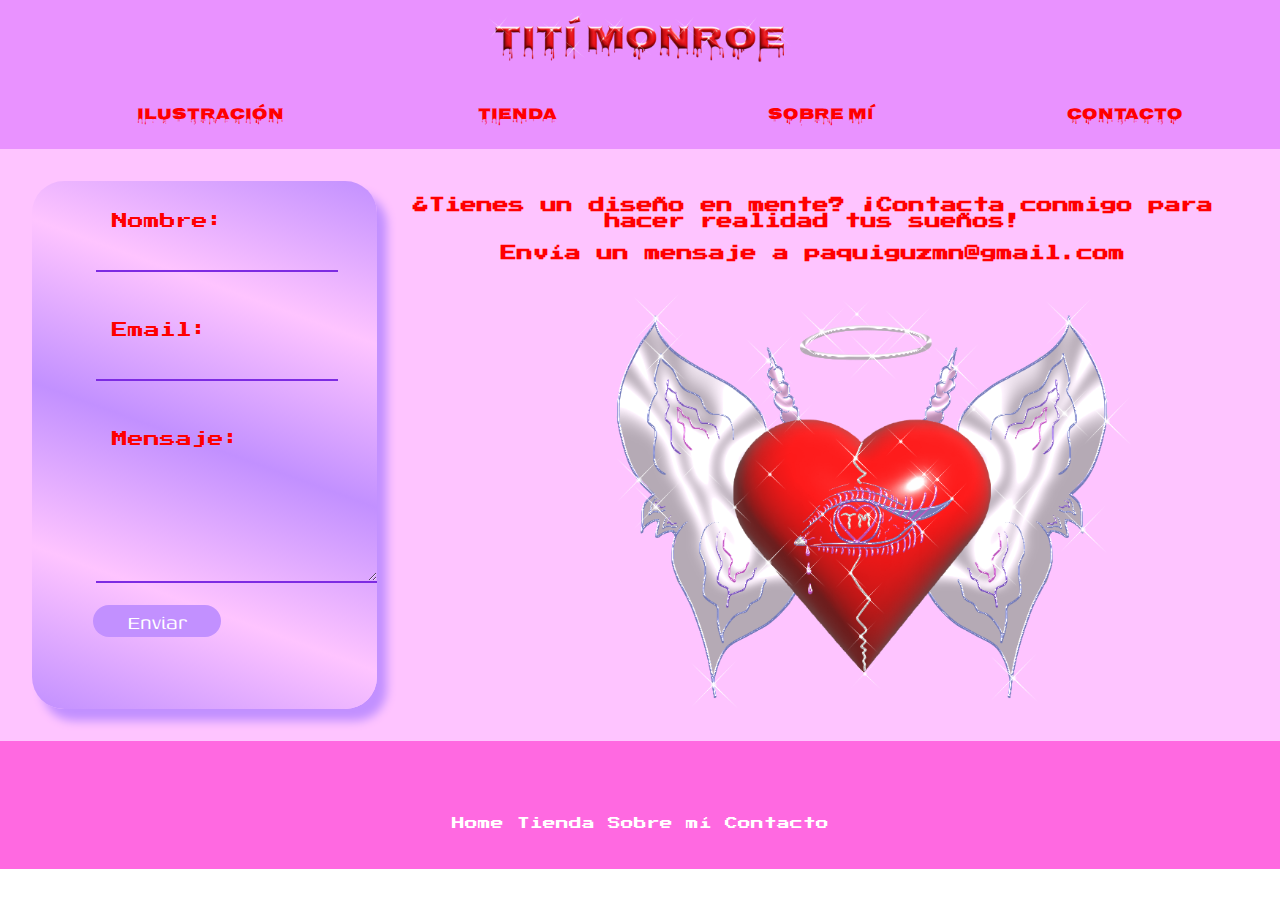
<file: contacto.html>
<!DOCTYPE html>
<html lang="es">
<head>
    <meta charset="UTF-8">
    <meta name="viewport" content="width=device-width, initial-scale=1.0">
    <title>TitíMonroe</title>
    <link rel="stylesheet" type="text/css" href="style.css"/>
    <link rel="stylesheet" 
    href="https://cdnjs.cloudflare.com/ajax/libs/font-awesome/6.5.0/css/all.min.css" 
    integrity="sha512-Avb2QiuDEEvB4bZJYdft2mNjVShBftLdPG8FJ0V7irTLQ8Uo0qcPxh4Plq7G5tGm0rU+1SPhVotteLpBERwTkw==" 
    crossorigin="anonymous" 
    referrerpolicy="no-referrer">

</head>
<body>
<!-- Aquí empieza la cabecera y el nav de la tienda. Es un header con el título de la página. Contiene un nav, el cual es una lista. Dentro del apartado
"Tienda" he creado otra lista (un submenú) para seleccionar dos secciones, láminas y marcapáginas. Al lado del apartado "Tienda" he decidido 
añadir un icono de corazón, a modo de indentificador de que esa sección en concreto es un menú desplegable.-->
<header class="cabecera">
    <nav class="cabecera__nav">
        <a class="cabecera__enlace" href="index.html" title="titulo"><img src="./media/img/logo.png" alt="logo" class="cabecera__nav__titulo"></a>
        <button type="button" class="boton__nav" id="abreCabecera"><i class="fa-solid fa-bars" id="iconoBoton"></i></button>
        <ul class="cabecera__lista">
            <li class="cabecera__elementoLista">
                <a class="cabecera__enlace" href="ilustracion.html" title="linkIlustracion" target="_blank">Ilustración</a>
            </li>
            <!-- He puesto al subemnú una clase específica "for desktop" para la versión ordenador: -->
            <li class="cabecera__elementoLista for_desktop">
                <span class="cabecera__enlace">Tienda<i class="fa-solid fa-heart"></i></span>
                <ul class="cabecera__lista__submenu">
                    <li class="cabecera__elementoLista cabecera__elementoLista--submenu">
                        <a class="cabecera__enlace cabecera__enlace--submenu" href="laminas.html" title="linkLaminas" target="_blank">Láminas</a>
                    </li>
                    <li class="cabecera__elementoLista cabecera__elementoLista--submenu">
                        <a class="cabecera__enlace cabecera__enlace--submenu" href="marcapaginas.html" title="linkMarcapaginas" target="_blank">Marcapáginas</a>
                    </li>
                </ul>
            </li>

            <!-- He repetido la lista del submenú para el formato para móvil, añadiendole una clase "for mobile": -->
            <li class="cabecera__elementoLista for_mobile" id="botonMovil__tienda">
                <span class="cabecera__enlace">Tienda<i class="fa-solid fa-heart"></i></span>
                <ul class="cabecera__lista__submenu">
                    <li class="cabecera__elementoLista cabecera__elementoLista--submenu">
                        <a class="cabecera__enlace cabecera__enlace--submenu" href="laminas.html" title="linkLaminas" target="_blank">Láminas</a>
                    </li>
                    <li class="cabecera__elementoLista cabecera__elementoLista--submenu">
                        <a class="cabecera__enlace cabecera__enlace--submenu" href="marcapaginas.html" title="linkMarcapaginas" target="_blank">Marcapáginas</a>
                    </li>
                </ul>
            </li>

            <!-- Estos son los dos últimos secciones del nav, Sobre mí y Contacto:  -->
            <li class="cabecera__elementoLista">
                <a class="cabecera__enlace" href="sobremi.html" title="linkSobreMi" target="_blank">Sobre mí</a>
            </li>
            <li class="cabecera__elementoLista">
                <a class="cabecera__enlace" href="contacto.html" title="linkContacto" target="_blank">Contacto</a>
            </li>
        </ul>
    </nav>
</header>

    <!-- Aquí empieza la sección de contacto. Tiene un div que se encarga del color de fondo de toda la sección. Tiene un dis que se encarga de hacer
    un display flex al div que contiene el formulario y al div que contiene el título y una imagen. -->

    <section>
        <div class="fondoContacto">
            <div class="displayContacto">
                <div class="contactoFormulario">
                <form action="#" method="GET">
                <div class="campo">
                    <label for="nom" class="labelContacto"><i class="fa-solid fa-heart"></i>Nombre:</label><br>
                    <input type="text" name="nombre" id="nom" class="inputContacto">
                </div>
                <br>
                <div class="campo">
                    <label for="em" class="labelContacto"><i class="fa-solid fa-heart"></i>Email:</label><br>
                    <input type="email" name="email" id="em" class="inputContacto">
                </div>
                <br>
                <div class="campo">
                    <label for="msg" class="labelContacto"><i class="fa-solid fa-heart"></i>Mensaje:</label><br>
                    <textarea name="Mensaje" id="msg" cols="25" rows="6" class="inputContacto__textArea"></textarea>
                    <!-- Creo otro text area para la versión en móvil y cambio el nombre de la clase: -->
                    <textarea name="Mensaje" id="msg" cols="22" rows="6" class="inputContacto__textArea--responsive"></textarea>
                </div>
                <br>
                    <button type="submit" class="botonContacto">Enviar</button>
                </form>
                </div>

                <div class="contactoTexto">
                    <h3 class="tituloContacto">¿Tienes un diseño en mente? ¡Contacta conmigo para hacer realidad tus sueños! <br> <br> Envía un mensaje a paquiguzmn@gmail.com</h3>
                    <img src="./media/img/corazoncontacto.png" alt="corazon" class="corazonContacto">
          
            </div>  
        </div>
    </section>
   
    <!-- Por último, el footer. Contiene los iconos de las redes sociales (Twitter, Instagram, Linkedln y correo Gmail), y los mismos títulos
    de la barra de navegación (Home, Tienda, Sobre mí y Contacto) para que al clikcar te lleve a su página correspondiente.Todos poseen un 
    hover de color morado. -->
    <footer>
        <div class="footer">
            <div class="footerContenido__media">
                <a href="https://twitter.com/PaquiGuzmn" class="footerEnlace footerEnlace__icono__movil" target="_blank"><i class="fa-brands fa-twitter"></i></a>
                <a href="https://www.instagram.com/titimonroe_/?igshid=YmMyMTA2M2Y%3D" class="footerEnlace footerEnlace__icono__movil" target="_blank" ><i class="fa-brands fa-instagram"></i>
                <a href="https://www.linkedin.com/in/paqui-guzm%C3%A1n-s%C3%A1nchez-240152234/" class="footerEnlace footerEnlace__icono__movil" target="_blank"><i class="fa-brands fa-linkedin"></i>
                <a href="https://www.google.com/intl/es/gmail/about/" class="footerEnlace footerEnlace__icono__movil"><i class="fa-regular fa-envelope"></i>
                <br>
                <div class="footerContenido__texto">
                    <a href="index.html" class="footerEnlace footerEnlace__texto__movil" target="_blank"><span>Home</span></a>
                    <a href="marcapaginas.html" class="footerEnlace footerEnlace__texto__movil" target="_blank"><span>Tienda</span></a>
                    <a href="sobremi.html" class="footerEnlace footerEnlace__texto__movil" target="_blank"><span>Sobre mí</span></a>
                    <a href="contacto.html" class="footerEnlace footerEnlace__texto__movil" target="_blank"><span>Contacto</span></a>
                </div>  
            </div>
        </div>
    </footer>    

</body>

<script src="./index.js"></script>
</html>
</file>
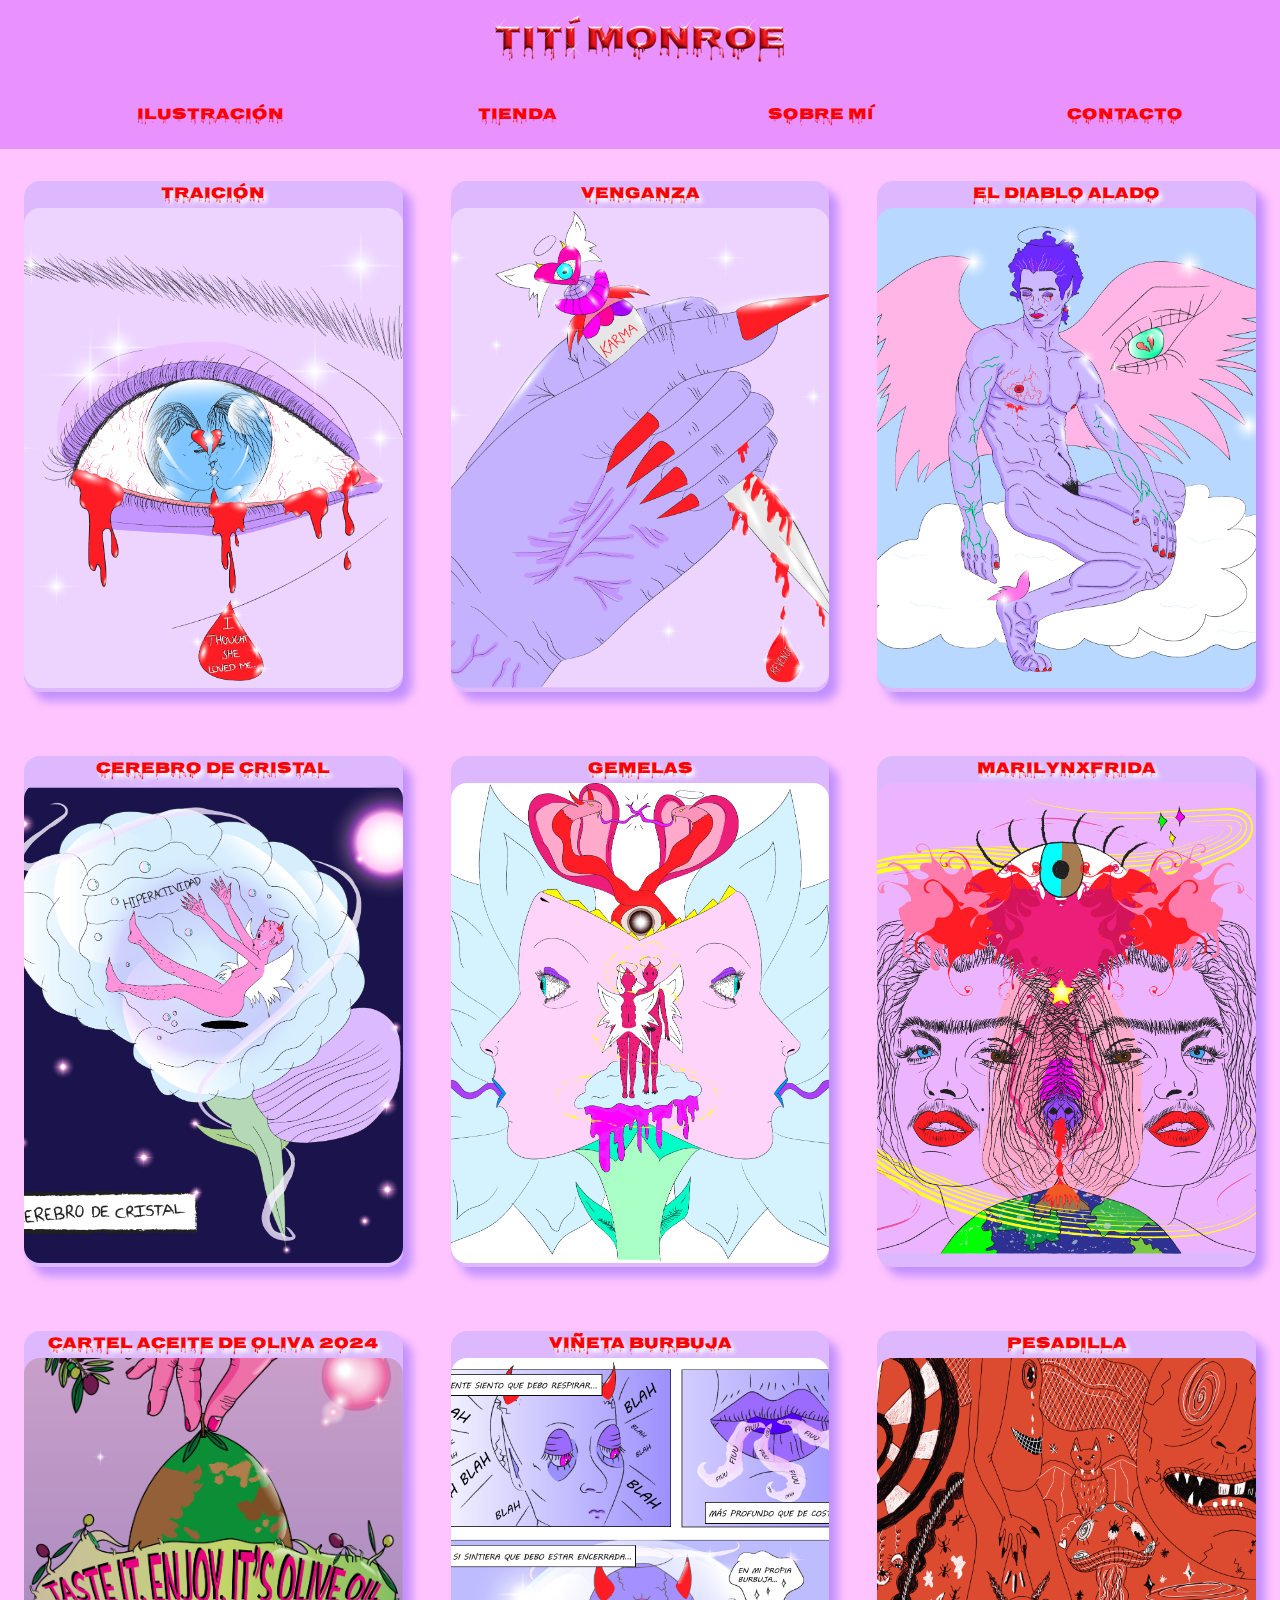
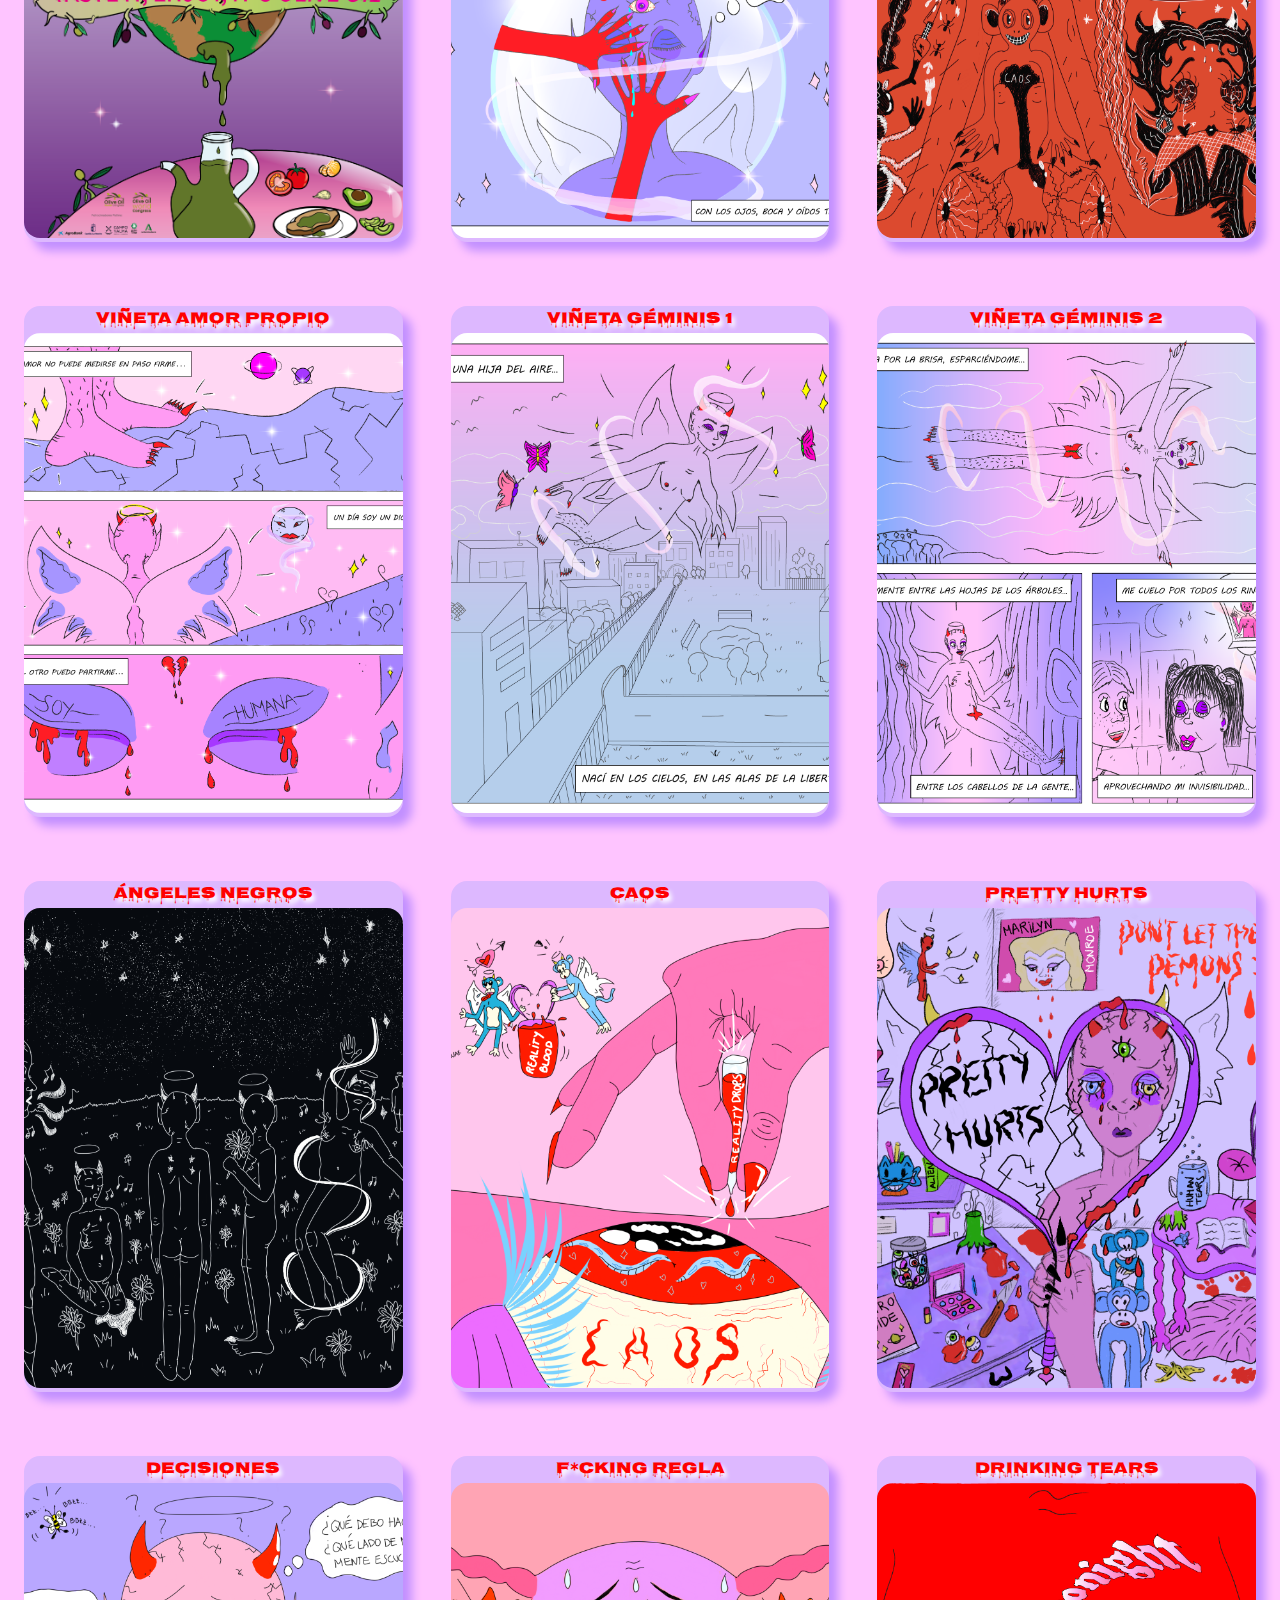
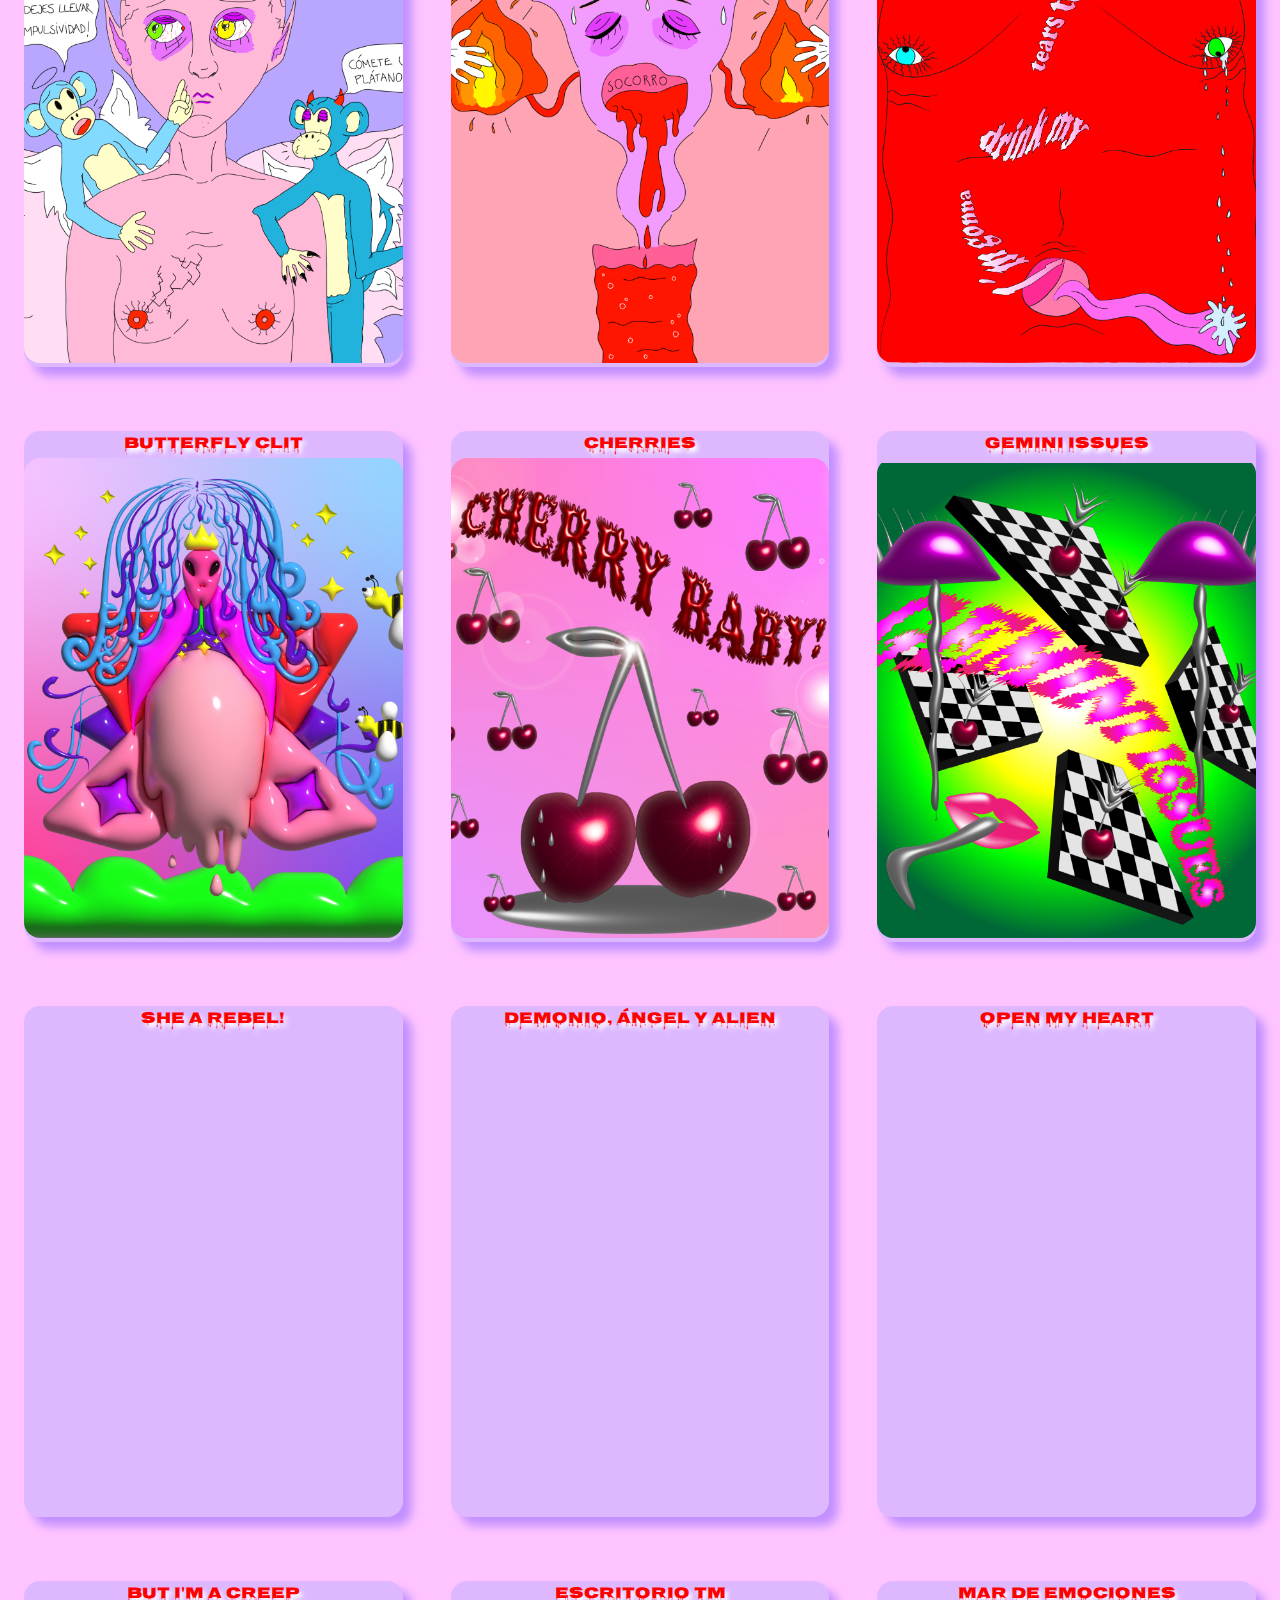
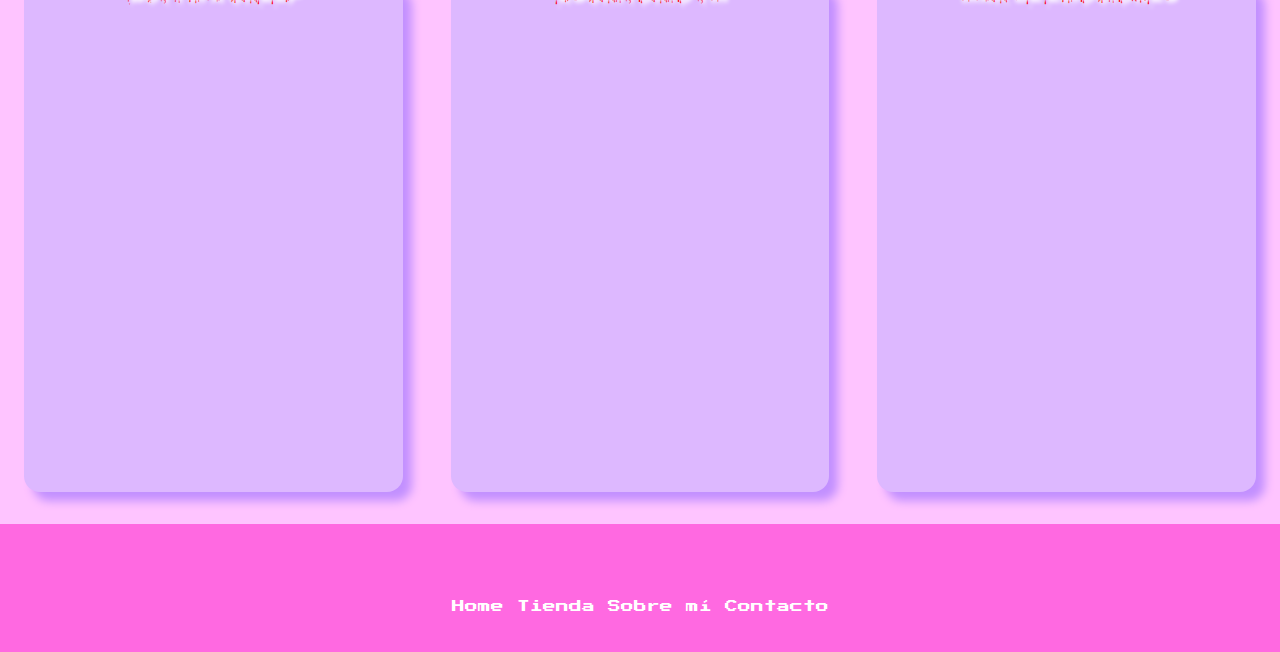
<file: ilustracion.html>
<!DOCTYPE html>
<html lang="es">
<head>
    <meta charset="UTF-8">
    <meta name="viewport" content="width=device-width, initial-scale=1.0">
    <title>TitíMonroe</title>
    <link rel="stylesheet" type="text/css" href="style.css"/>
    <link rel="stylesheet" 
    href="https://cdnjs.cloudflare.com/ajax/libs/font-awesome/6.5.0/css/all.min.css" 
    integrity="sha512-Avb2QiuDEEvB4bZJYdft2mNjVShBftLdPG8FJ0V7irTLQ8Uo0qcPxh4Plq7G5tGm0rU+1SPhVotteLpBERwTkw==" 
    crossorigin="anonymous" 
    referrerpolicy="no-referrer">

</head>
<body>
   <!-- He mantenido la cabecera en todas las páginas. Aquí empieza la cabecera y el nav de la tienda. Es un header con el título de la página. Contiene un nav, el cual es una lista. Dentro del apartado
"Tienda" he creado otra lista (un submenú) para seleccionar dos secciones, láminas y marcapáginas. Al lado del apartado "Tienda" he decidido 
añadir un icono de corazón, a modo de indentificador de que esa sección en concreto es un menú desplegable.-->
<header class="cabecera">
    <nav class="cabecera__nav">
        <a class="cabecera__enlace" href="index.html" title="titulo"><img src="./media/img/logo.png" alt="logo" class="cabecera__nav__titulo"></a>
        <button type="button" class="boton__nav" id="abreCabecera"><i class="fa-solid fa-bars" id="iconoBoton"></i></button>
        <ul class="cabecera__lista">
            <li class="cabecera__elementoLista">
                <a class="cabecera__enlace" href="ilustracion.html" title="linkIlustracion" target="_blank">Ilustración</a>
            </li>
            <!-- He puesto al subemnú una clase específica "for desktop" para la versión ordenador: -->
            <li class="cabecera__elementoLista for_desktop">
                <span class="cabecera__enlace">Tienda<i class="fa-solid fa-heart"></i></span>
                <ul class="cabecera__lista__submenu">
                    <li class="cabecera__elementoLista cabecera__elementoLista--submenu">
                        <a class="cabecera__enlace cabecera__enlace--submenu" href="laminas.html" title="linkLaminas" target="_blank">Láminas</a>
                    </li>
                    <li class="cabecera__elementoLista cabecera__elementoLista--submenu">
                        <a class="cabecera__enlace cabecera__enlace--submenu" href="marcapaginas.html" title="linkMarcapaginas" target="_blank">Marcapáginas</a>
                    </li>
                </ul>
            </li>

            <!-- He repetido la lista del submenú para el formato para móvil, añadiendole una clase "for mobile": -->
            <li class="cabecera__elementoLista for_mobile" id="botonMovil__tienda">
                <span class="cabecera__enlace">Tienda<i class="fa-solid fa-heart"></i></span>
                <ul class="cabecera__lista__submenu">
                    <li class="cabecera__elementoLista cabecera__elementoLista--submenu">
                        <a class="cabecera__enlace cabecera__enlace--submenu" href="laminas.html" title="linkLaminas" target="_blank">Láminas</a>
                    </li>
                    <li class="cabecera__elementoLista cabecera__elementoLista--submenu">
                        <a class="cabecera__enlace cabecera__enlace--submenu" href="marcapaginas.html" title="linkMarcapaginas" target="_blank">Marcapáginas</a>
                    </li>
                </ul>
            </li>

            <!-- Estos son los dos últimos secciones del nav, Sobre mí y Contacto:  -->
            <li class="cabecera__elementoLista">
                <a class="cabecera__enlace" href="sobremi.html" title="linkSobreMi" target="_blank">Sobre mí</a>
            </li>
            <li class="cabecera__elementoLista">
                <a class="cabecera__enlace" href="contacto.html" title="linkContacto" target="_blank">Contacto</a>
            </li>
        </ul>
    </nav>
</header>
    
    <!-- A continuación una sección para las ilustraciones. Se compone de un div principal que hace un display flex a su vez a tres divs
    que contienen cada uno una imagen y un título. A partir del segundo bloque de divs llevan un "loading lazy",ya que son muchas imágenes,
    para que éstas no se carguen hasta que no hagas scroll hacia abajo.-->
    <section>
        <div class="fondoIlustracion">
            <div class="displayIlustracion">
                <div class="cardIlustracion">
                    <p class="tituloIlustracion">Traición</p>
                    <img src="./media/img/ojo.png" alt="ojo" class="ImgIlustracion">
                </div>
                <div class="cardIlustracion">
                    <p class="tituloIlustracion">Venganza</p>
                    <img src="./media/img/revenge.png" alt="venganza" class="ImgIlustracion">
                </div>
                <div class="cardIlustracion">
                    <p class="tituloIlustracion">El diablo alado</p>
                    <img src="./media/img/diablo.png" alt="diablo" class="ImgIlustracion">
                </div>
            </div>
            <div class="displayIlustracion">    
                <div class="cardIlustracion">
                    <p class="tituloIlustracion">Cerebro de cristal</p>
                    <img src="./media/img/cerebrocristal.png" alt="cerebroCristal" class="ImgIlustracion" loading="lazy">
                </div>
                <div class="cardIlustracion">
                    <p class="tituloIlustracion">Gemelas</p>
                    <img src="./media/img/gemelas.png" alt="gemelas" class="ImgIlustracion" loading="lazy">
                </div>
                <div class="cardIlustracion">
                    <p class="tituloIlustracion">MarilynXFrida</p>
                    <img src="./media/img/marilynxfrida.png" alt="marilynxfrida" class="ImgIlustracion" loading="lazy">
                </div>
            </div>
            <div class="displayIlustracion">    
                <div class="cardIlustracion">
                    <p class="tituloIlustracion">Cartel aceite de oliva 2024</p>
                    <img src="./media/img/cartel.png" alt="cartel" class="ImgIlustracion" loading="lazy">
                </div>
                <div class="cardIlustracion">
                    <p class="tituloIlustracion">Viñeta Burbuja</p>
                    <img src="./media/img/viñetaburbuja.png" alt="burbuja" class="ImgIlustracion" loading="lazy">
                </div>
                <div class="cardIlustracion">
                    <p class="tituloIlustracion">Pesadilla</p>
                    <img src="./media/img/pesadilla.png" alt="pesadilla" class="ImgIlustracion" loading="lazy">
                </div>
            </div> 
            <div class="displayIlustracion">    
                <div class="cardIlustracion">
                    <p class="tituloIlustracion">Viñeta Amor propio</p>
                    <img src="./media/img/viñetaAmorpropio.png" alt="amorPropio" class="ImgIlustracion" loading="lazy">
                </div>
                <div class="cardIlustracion">
                    <p class="tituloIlustracion">Viñeta Géminis 1</p>
                    <img src="./media/img/viñetaGeminis1.png" alt="geminis1" class="ImgIlustracion" loading="lazy">
                </div>
                <div class="cardIlustracion">
                    <p class="tituloIlustracion">Viñeta Géminis 2</p>
                    <img src="./media/img/viñetageminis2.png" alt="geminis2" class="ImgIlustracion" loading="lazy">
                </div>
            </div>
            <div class="displayIlustracion">    
                <div class="cardIlustracion">
                    <p class="tituloIlustracion">Ángeles negros</p>
                    <img src="./media/img/angelesnegros.png" alt="angelesNegros" class="ImgIlustracion" loading="lazy">
                </div>
                <div class="cardIlustracion">
                    <p class="tituloIlustracion">Caos</p>
                    <img src="./media/img/caos.png" alt="caos" class="ImgIlustracion" loading="lazy">
                </div>
                <div class="cardIlustracion">
                    <p class="tituloIlustracion">Pretty Hurts</p>
                    <img src="./media/img/prettyhurts.png" alt="prettyHurts" class="ImgIlustracion" loading="lazy">
                </div>
            </div>
            <div class="displayIlustracion">    
                <div class="cardIlustracion">
                    <p class="tituloIlustracion">Decisiones</p>
                    <img src="./media/img/decisiones.png" alt="decisiones" class="ImgIlustracion" loading="lazy">
                </div>
                <div class="cardIlustracion">
                    <p class="tituloIlustracion">F*cking regla</p>
                    <img src="./media/img/regla.png" alt="regla" class="ImgIlustracion" loading="lazy">
                </div>
                <div class="cardIlustracion">
                    <p class="tituloIlustracion">Drinking tears</p>
                    <img src="./media/img/drinkingtears.png" alt="ombligo" class="ImgIlustracion" loading="lazy">
                </div>
            </div>
            <div class="displayIlustracion">    
                <div class="cardIlustracion">
                    <p class="tituloIlustracion"> Butterfly Clit</p>
                    <img src="./media/img/clit.png" alt="clit" class="ImgIlustracion" loading="lazy">
                </div>
                <div class="cardIlustracion">
                    <p class="tituloIlustracion">Cherries</p>
                    <img src="./media/img/cherrys.png" alt="cherries" class="ImgIlustracion" loading="lazy">
                </div>
                <div class="cardIlustracion">
                    <p class="tituloIlustracion">Gemini Issues</p>
                    <img src="./media/img/ajedrez.png" alt="ajedrez" class="ImgIlustracion" loading="lazy">
                </div>
            </div>
            <div class="displayIlustracion">    
                <div class="cardIlustracion">
                    <p class="tituloIlustracion">She a rebel!</p>
                    <img src="./media/img/jackie.png" alt="jackie" class="ImgIlustracion" loading="lazy">
                </div>
                <div class="cardIlustracion">
                    <p class="tituloIlustracion">Demonio, Ángel y Alien</p>
                    <img src="./media/img/marcapaginasdemonio.png" alt="demonio" class="ImgIlustracion" loading="lazy">
                </div>
                <div class="cardIlustracion">
                    <p class="tituloIlustracion">Open my heart</p>
                    <img src="./media/img/polveratmfrontal.png" alt="polvera" class="ImgIlustracion" loading="lazy">
                </div>
            </div>
            <div class="displayIlustracion">    
                <div class="cardIlustracion">
                    <p class="tituloIlustracion">But I'm a creep</p>
                    <img src="./media/img/polveratmtrasera.png" alt="polvera" class="ImgIlustracion" loading="lazy">
                </div>
                <div class="cardIlustracion">
                    <p class="tituloIlustracion">Escritorio TM</p>
                    <img src="./media/img/escritorioTm.png" alt="escritorio" class="ImgIlustracion" loading="lazy">
                </div>
                <div class="cardIlustracion">
                    <p class="tituloIlustracion">Mar de emociones</p>
                    <img src="./media/img/marEmociones.jpg" alt="mar" class="ImgIlustracion" loading="lazy">
                </div>
            </div>                                                                
        </div>
    </section>

     <!-- Por último, el footer. Contiene los iconos de las redes sociales (Twitter, Instagram, Linkedln y correo Gmail), y los mismos títulos
    de la barra de navegación (Home, Tienda, Sobre mí y Contacto) para que al clikcar te lleve a su página correspondiente.Todos poseen un 
    hover de color morado. -->
     <footer>
        <div class="footer">
            <div class="footerContenido__media">
                <a href="https://twitter.com/PaquiGuzmn" class="footerEnlace footerEnlace__icono__movil" target="_blank"><i class="fa-brands fa-twitter"></i></a>
                <a href="https://www.instagram.com/titimonroe_/?igshid=YmMyMTA2M2Y%3D" class="footerEnlace footerEnlace__icono__movil" target="_blank" ><i class="fa-brands fa-instagram"></i>
                <a href="https://www.linkedin.com/in/paqui-guzm%C3%A1n-s%C3%A1nchez-240152234/" class="footerEnlace footerEnlace__icono__movil" target="_blank"><i class="fa-brands fa-linkedin"></i>
                <a href="https://www.google.com/intl/es/gmail/about/" class="footerEnlace footerEnlace__icono__movil"><i class="fa-regular fa-envelope"></i>
                <br>
                <div class="footerContenido__texto">
                    <a href="index.html" class="footerEnlace footerEnlace__texto__movil" target="_blank"><span>Home</span></a>
                    <a href="marcapaginas.html" class="footerEnlace footerEnlace__texto__movil" target="_blank"><span>Tienda</span></a>
                    <a href="sobremi.html" class="footerEnlace footerEnlace__texto__movil" target="_blank"><span>Sobre mí</span></a>
                    <a href="contacto.html" class="footerEnlace footerEnlace__texto__movil" target="_blank"><span>Contacto</span></a>
                </div>  
            </div>
        </div>
    </footer>

</body>

<script src="./index.js"></script>
</html>
</file>
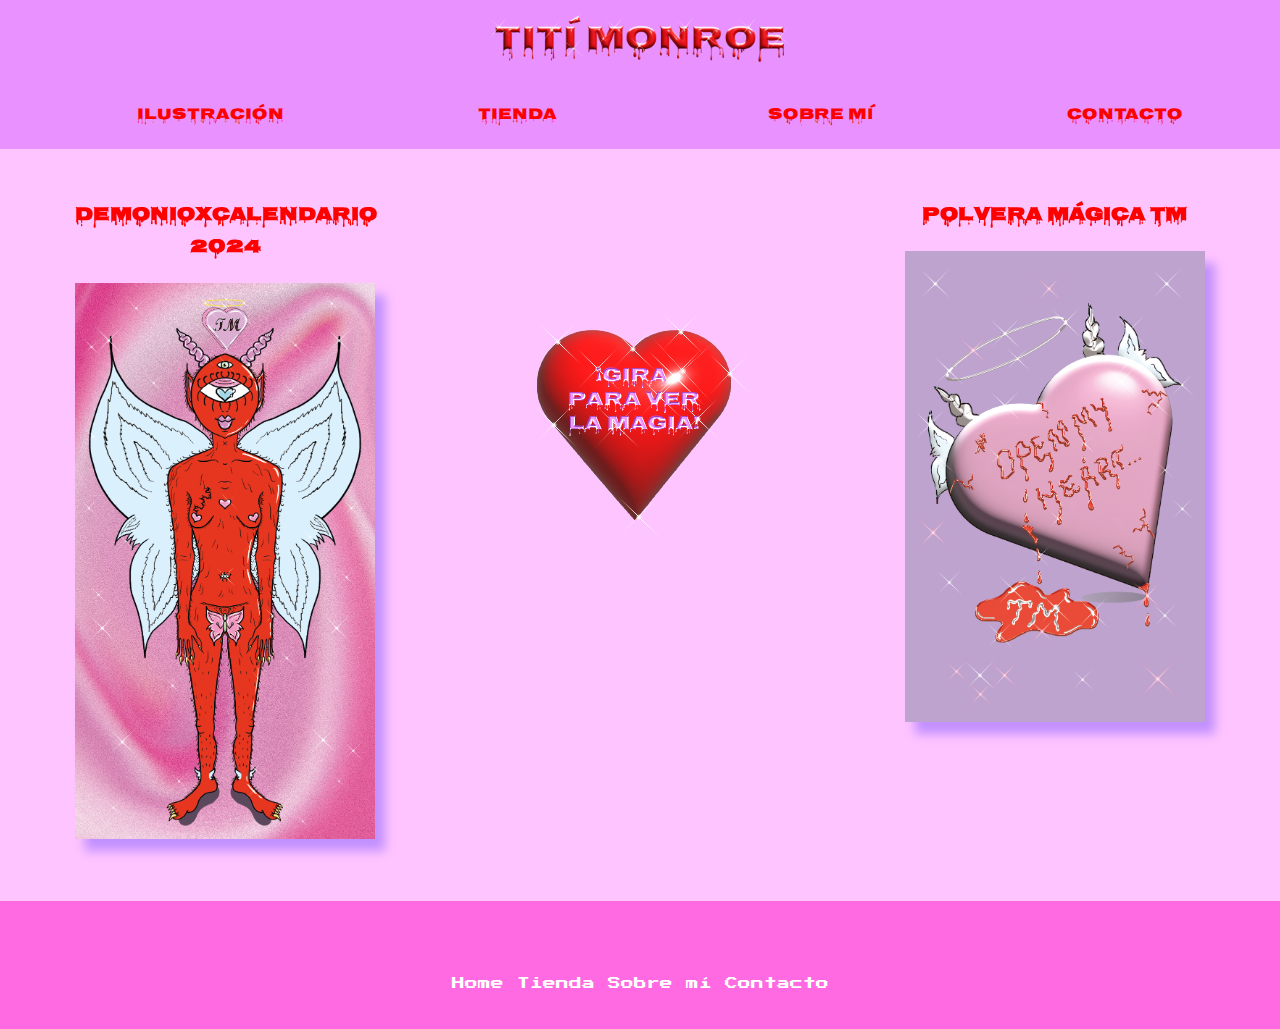
<file: marcapaginas.html>
<!DOCTYPE html>
<html lang="es">
<head>
    <meta charset="UTF-8">
    <meta name="viewport" content="width=device-width, initial-scale=1.0">
    <title>TitíMonroe</title>
    <link rel="stylesheet" type="text/css" href="style.css"/>
    <link rel="stylesheet" 
    href="https://cdnjs.cloudflare.com/ajax/libs/font-awesome/6.5.0/css/all.min.css" 
    integrity="sha512-Avb2QiuDEEvB4bZJYdft2mNjVShBftLdPG8FJ0V7irTLQ8Uo0qcPxh4Plq7G5tGm0rU+1SPhVotteLpBERwTkw==" 
    crossorigin="anonymous" 
    referrerpolicy="no-referrer">

</head>
<body>
   <!-- He mantenido la cabecera en todas las páginas. Aquí empieza la cabecera y el nav de la tienda. Es un header con el título de la página. Contiene un nav, el cual es una lista. Dentro del apartado
"Tienda" he creado otra lista (un submenú) para seleccionar dos secciones, láminas y marcapáginas. Al lado del apartado "Tienda" he decidido 
añadir un icono de corazón, a modo de indentificador de que esa sección en concreto es un menú desplegable.-->
<header class="cabecera">
    <nav class="cabecera__nav">
        <a class="cabecera__enlace" href="index.html" title="titulo"><img src="./media/img/logo.png" alt="logo" class="cabecera__nav__titulo"></a>
        <button type="button" class="boton__nav" id="abreCabecera"><i class="fa-solid fa-bars" id="iconoBoton"></i></button>
        <ul class="cabecera__lista">
            <li class="cabecera__elementoLista">
                <a class="cabecera__enlace" href="ilustracion.html" title="linkIlustracion" target="_blank">Ilustración</a>
            </li>
            <!-- He puesto al subemnú una clase específica "for desktop" para la versión ordenador: -->
            <li class="cabecera__elementoLista for_desktop">
                <span class="cabecera__enlace">Tienda<i class="fa-solid fa-heart"></i></span>
                <ul class="cabecera__lista__submenu">
                    <li class="cabecera__elementoLista cabecera__elementoLista--submenu">
                        <a class="cabecera__enlace cabecera__enlace--submenu" href="laminas.html" title="linkLaminas" target="_blank">Láminas</a>
                    </li>
                    <li class="cabecera__elementoLista cabecera__elementoLista--submenu">
                        <a class="cabecera__enlace cabecera__enlace--submenu" href="marcapaginas.html" title="linkMarcapaginas" target="_blank">Marcapáginas</a>
                    </li>
                </ul>
            </li>

            <!-- He repetido la lista del submenú para el formato para móvil, añadiendole una clase "for mobile": -->
            <li class="cabecera__elementoLista for_mobile" id="botonMovil__tienda">
                <span class="cabecera__enlace">Tienda<i class="fa-solid fa-heart"></i></span>
                <ul class="cabecera__lista__submenu">
                    <li class="cabecera__elementoLista cabecera__elementoLista--submenu">
                        <a class="cabecera__enlace cabecera__enlace--submenu" href="laminas.html" title="linkLaminas" target="_blank">Láminas</a>
                    </li>
                    <li class="cabecera__elementoLista cabecera__elementoLista--submenu">
                        <a class="cabecera__enlace cabecera__enlace--submenu" href="marcapaginas.html" title="linkMarcapaginas" target="_blank">Marcapáginas</a>
                    </li>
                </ul>
            </li>

            <!-- Estos son los dos últimos secciones del nav, Sobre mí y Contacto:  -->
            <li class="cabecera__elementoLista">
                <a class="cabecera__enlace" href="sobremi.html" title="linkSobreMi" target="_blank">Sobre mí</a>
            </li>
            <li class="cabecera__elementoLista">
                <a class="cabecera__enlace" href="contacto.html" title="linkContacto" target="_blank">Contacto</a>
            </li>
        </ul>
    </nav>
</header>

    
    <!-- A continuación una sección de marcapáginas. Contiene dos diseños de marcapáginas. Cada uno es una tarjeta giratoria, con el objetivo
    de que se vean las dos caras del marcapáginas. Cada uno también, posee un título que es un enlace para que al clickar te lleve a su
    página correspondiente. -->
    <section>
        <!-- Este div se encarga del color de fondo de la sección entera -->
        <div class="seccionMarcapaginas">
            <!-- Este div se encarga de hacer un display flex a las dos tarjetas gitarorias -->
            <div class="seccionMarcapaginas__display">
                <div class="flipCard">
                    <!-- Este div "flip card inner" es el encargado de hacer el efecto giratorio -->
                    <div class="flipCard__inner">
                        <div class="flipCard__front">
                            <a href="marcapaginasdemonio.html" class="enlaceCard__marcapaginas" target="_blank"><h3>DemonioxCalendario 2024</h3></a>
                            <img src="./media/img/marcapaginasdemonio.png" alt="ladoDemonio" class="marcapaginasImg">
                        </div>
                        <div class="flipCard__back">
                            <a href="marcapaginasdemonio.html" class="enlaceCard__marcapaginas" target="_blank"><h3>DemonioxCalendario 2024</h3></a>
                            <img src="./media/img/marcapaginascalendario.png" alt="ladoCalendario" class="marcapaginasImg">
                        </div>
                    </div>
              </div>

              <div class="elementoAdorno">
                <img src="./media/img/corazonrojo.png" alt="corazonRojo">
              </div>
              
              <!-- Este el es div con el segundo marcapáginas, que sigue el mismo procedimiento que el primero -->
                <div class="flipCard">
                    <div class="flipCard__inner">
                        <div class="flipCard__front">
                            <a href="marcapaginaspolvera.html" class="enlaceCard__marcapaginas" target="_blank"><h3>Polvera mágica TM</h3></a>
                            <img src="./media/img/polveratmfrontal.png" alt="ladoFrontal" class="marcapaginasImg">
                        </div>
                        <div class="flipCard__back">
                            <a href="marcapaginaspolvera.html" class="enlaceCard__marcapaginas" target="_blank"><h3>Polvera mágica TM</h3></a>
                            <img src="./media/img/polveratmtrasera.png" alt="ladoTrasera" class="marcapaginasImg">
                        </div>
                    </div>
                </div>
            </div>
        </div>
    </section>

     <!-- Por último, el footer. Contiene los iconos de las redes sociales (Twitter, Instagram, Linkedln y correo Gmail), y los mismos títulos
    de la barra de navegación (Home, Tienda, Sobre mí y Contacto) para que al clikcar te lleve a su página correspondiente.Todos poseen un 
    hover de color morado. -->
     <footer>
        <div class="footer">
            <div class="footerContenido__media">
                <a href="https://twitter.com/PaquiGuzmn" class="footerEnlace footerEnlace__icono__movil" target="_blank"><i class="fa-brands fa-twitter"></i></a>
                <a href="https://www.instagram.com/titimonroe_/?igshid=YmMyMTA2M2Y%3D" class="footerEnlace footerEnlace__icono__movil" target="_blank" ><i class="fa-brands fa-instagram"></i>
                <a href="https://www.linkedin.com/in/paqui-guzm%C3%A1n-s%C3%A1nchez-240152234/" class="footerEnlace footerEnlace__icono__movil" target="_blank"><i class="fa-brands fa-linkedin"></i>
                <a href="https://www.google.com/intl/es/gmail/about/" class="footerEnlace footerEnlace__icono__movil"><i class="fa-regular fa-envelope"></i>
                <br>
                <div class="footerContenido__texto">
                    <a href="index.html" class="footerEnlace footerEnlace__texto__movil" target="_blank"><span>Home</span></a>
                    <a href="marcapaginas.html" class="footerEnlace footerEnlace__texto__movil" target="_blank"><span>Tienda</span></a>
                    <a href="sobremi.html" class="footerEnlace footerEnlace__texto__movil" target="_blank"><span>Sobre mí</span></a>
                    <a href="contacto.html" class="footerEnlace footerEnlace__texto__movil" target="_blank"><span>Contacto</span></a>
                </div>  
            </div>
        </div>
    </footer>

</body>

<script src="./index.js"></script>
</html>
</file>
<file: style.css>
/* He declarado mi paleta de colores: */
:root{
    --LilaCabecera:rgb(233, 146, 255);
    --Rojo:red;
    --Blanco: white;
    --MoradoHoverSeccion:rgb(125, 43, 226);
    --MoradoHoverMenu: rgb(194, 144, 255);
    --LilaMain:rgb(254, 196, 255);
    --RosaFooter:rgb(255, 105, 225);
    --LilaIlustracion:rgb(221, 184, 255);

}

*{
    box-sizing:border-box;
}

body{
    padding:0;
    margin:0;
    height: 100vh;
}

/* He declarado mis fuentes: */
@font-face{
    font-family:Nosifer;
    src:url('./media/fonts/Nosifer-Regular.ttf');
}

@font-face{
    font-family:PressStart2P;
    src:url('./media/fonts/PressStart2P-Regular.ttf');
}

@font-face{
    font-family:Genos;
    src:url('./media/fonts/Genos-VariableFont_wght.ttf');
}

/* Aquí empieza la parte de la cabecera y del nav. Es sticky para que se mantenga fija mientras hagas scroll en la página. Todos los elementos llevan un hover del mismo color y una transición para hacer un
poco de zoom. El apartado de Tienda posee un submenú con dos subapartados, láminas y marcapáginas, con un hover morado. */
.cabecera{
    width: 100%;
    background-color: var(--LilaCabecera);
    position: sticky;
    top:0;
    margin:0;
    z-index:1;
}

.cabecera__nav,.cabecera__enlace,.cabecera__elementoLista{
    color:var(--Rojo);
    font-family: Nosifer;
    text-decoration: none;
    list-style-type: none;
    font-size:1rem;
    transition: transform 0.5s;
}

.cabecera__nav{
    text-align: center;
}

.cabecera__elementoLista:hover{
    transform:scale(1.2);
}

.cabecera__nav__titulo{
   width: 20rem;
   padding: .5rem;
}

.cabecera__nav__titulo:hover, .cabecera__enlace:hover{
    color:var(--MoradoHoverSeccion);
}

.cabecera__lista{
    display: flex;
    justify-content: space-around;
    margin-bottom:0;
    padding-bottom: 20px;
}

.cabecera__lista__submenu{
    padding: 0;
    display: none;
    background-color:var(--Blanco);
}

.cabecera__elementoLista--submenu{
    padding:1rem;
}
.cabecera__elementoLista.for_desktop:hover .cabecera__lista__submenu{
    display: block;
    position:absolute;
}

.cabecera__elementoLista--submenu:hover{
    background-color: var(--MoradoHoverMenu);
    transition: 0.5s ease;
}

.cabecera__enlace--submenu:hover{
    color: var(--Rojo);
}

.boton__nav{
    display:none;
}

.for_mobile {
    display: none;
}


/* Este el el responsive para la cabecera. LLeva un flex direction column para colocar los elementos en columna y se adapte a la pantalla 
más pequeña de móvil. Aquí he estilado el menú hamburguesa y le he dado funcionalidad a través de javascript. El botón tiene un display
block para que aparezca en este tamaño. */
@media screen and (max-width:768px){
    .for_desktop {
        display: none;
    }
    .for_mobile {
        display: block;
    }

    .cabecera__nav{
        display: flex;
        flex-direction: column;
    }
    .boton__nav{
        display:block;
        border:none;
        outline:none;
        cursor:pointer;
        background-color: transparent; 
        color:var(--Blanco);
    }
    .cabecera__nav__titulo{
        width: 12rem;
    }

    .cabecera__lista{
        flex-direction:column;
        justify-content:center;
        align-items:center;
        display: none;
    }

    .cabecera__enlace{
        font-size: 0.8rem;
        text-align: center;
    }
    .cabecera__lista--aparece{
        display:block;
        padding: 0;
    }
    .cabecera__lista__submenu{
        background-color: var(--LilaCabecera);
        position:relative;
    }

    .cabecera__elementoLista {
        padding: 10px 0;
    }   
}

/* Esto es una barra de progreso que está colocada justo debajo del nav. Cuando no se hace scroll mantiene un color y cuando se hace cambia a otro
tono de color. */
.progressContainer{
    width: 100%;
    height: 0.5rem;
    background-color: var(--MoradoHoverMenu);
  }
  
  .progressBar{
    height: 0.5rem;
    background-color: var(--MoradoHoverSeccion);
    width: 0%;
  }

/* Aquí empieza el main. Comienza con una sección que contiene un slide show con tres imágenes que van pasando solas y abajo poseen unos puntos
con su número de diapositiva correspondiente y cada una, también, te lleva a su paágina específica.  A los lados de las diapositivas hay dos
botones con el icono de flecha, para que al pulsar puedas pasar de un lado a otro. Las diapositivas tienen un animación "fade" que es lo que
hace que posea ese efecto de desaperecer lentamente. A la clase activo, que es la clase que se ha añadido en javascript para hacer el funcionamiento
de los botones, se le ha puesto un hover de color.*/

.fondoSlideshow{
    width: 100%;
    height: 33rem;
    background-color: var(--LilaMain);
}
.slideshowContainer__img{
    width:100%;
    height: 30rem;
    object-fit: cover;
}

.slideshowContainer{
    position:relative;
    margin:auto;
    width:100%;
}

.slideshowContainer__diapositiva{
    width: 100%;
    height: 30rem;
    display:none;
}

.slideshowContainer__next, .slideshowContainer__prev{
    cursor:pointer;
    position:absolute;
    top:50%;
    width:auto;
    padding:1rem;
    color:white;
    font-weight: bold;
    font-size:1.2rem;
    border-radius:3px;
    border:none;
    outline:none;
    background-color: transparent;
    transition: background-color 0.6 ease;

}

.slideshowContainer__next:hover, .slideshowContainer__prev:hover{
    background-color: var(--MoradoHoverSeccion);
}

.slideshowContainer__next{
    right:0;
}

.puntos{
    text-align:center;
}

.puntos__punto{
    color:var(--Blanco);
    font-family: Genos;
    cursor:pointer;
    height: 1.2rem;
    width: 1.3rem;
    margin: 0 0.2rem;
    background-color: var(--MoradoHoverMenu);
    border-radius:50%;
    display:inline-block;
    transition: background-color 0.6s ease;
}

.puntos__punto:hover, .activo{
    background-color:var(--MoradoHoverSeccion);
}


.slideshowContainer__fade{
    animation:fade 1.5s;
}

@keyframes fade {
    from{
        opacity: 0.2;
    }
    to{
        opacity: 1;
    }
}

/* Este es el responsive de la sección del slide show. Lo único que he tenido que hacer es eliminar las flechas de los lados de las diapositivas
y he dejado los numeros de abajo para seleccionar a la que se quiera ir.  */
@media screen and (max-width:768px){
    .slideshowContainer__next, .slideshowContainer__prev{
        display: none;
    }
}

/* A continuación le sigue un slider infinito con el nombre de la página web. */

.slider{
    height: auto;
    margin:auto;
    overflow: hidden;
}
.slider__slide{
    display: flex;
    align-items: center;
}

.slider .slider__track{
    display:flex;
    animation:scroll 40s linear infinite;
    -webkit-animation:scroll 40s linear infinite;
    width: calc(200px * 14);
}

.slider .slider__slide{
    width: 14rem;
}

.slider .slider__slide p{
    width: 20rem;
    margin:0;
}

.slider__slide{
    color: var(--Rojo);
    display: flex;
    font-family:PressStart2P;
    font-size:1rem;
    font-weight:500;
}

@keyframes scroll{
    0%{
        -webkit-transform:translateX(0);
        transform:translateX(0);
    }
    100%{
        -webkit-transform:translateX(calc(-200px * 7));
        transform:translateX(calc(-200px * 7));
    }
}

/* Lo siguiente es un hero image. Contiene un vídeo a la izquierda y un texto descriptivo a la derecha. De fondo tiene una imagen 
colocada a través de css. A esa imagen se le ha puesto un "background-attachment:fixed" para que tenga un efecto parallax. */

.heroImage{
    background-image: url(./media/img/heroimage.png);
    width: 100%;
    height: 30rem;
    background-position: center center;
    background-repeat: no-repeat;
    background-size: cover;
    background-attachment: fixed;
}

.heroSeccion{
    display: flex;
    justify-content: space-around;
}

.heroTexto{
    width: 50rem;
}

.heroTitulo{
    color:var(--Rojo);
    font-family: PressStart2P;
    text-align: center;
}

.heroParrafo{
    color:var(--MoradoHoverSeccion);
    font-family:Genos;
    font-size: 2rem;
    text-align: center;
}

.heroVideo{
  margin:0.7rem 0 0 0;
  width: 16rem;
}

.heroVideo__video{
    width: 100%;
    object-fit: cover;
    box-shadow: 6px 6px 8px var(--MoradoHoverMenu);
}

/* Este es el responsive de la sección del hero image. Los elementos están puestos en columna y se ha reducido el tamaño de la letra un poco.  */
@media screen and (max-width:768px){
    .heroSeccion{
        display: flex;
        flex-direction: column;
    }

    .heroImage{
        height: auto;
        max-width: 100%;
    }

    .heroTexto{
        margin: auto;
        width: 17rem;
    }

    .heroTitulo{
        font-size: 1rem;
    }
    .heroParrafo{
        font-size: 1rem;
    }
    .heroVideo{
        margin: auto;
    }
}

/* Lo siguiente es una sección de tres cards con un hover con un fondo de color y un texto. Cada una lleva una sombra de color también.*/

.fondoCards{
    background-color: var(--LilaMain);
    width: 100%;
}

.displayCards{
    display:flex;
    justify-content: space-around;
}

.card{
    position: relative;
    width: 25rem;
    margin:2rem 0 3rem 0;
    border-radius: 2rem;
    transition: transform 0.5s ease;
    box-shadow: 10px 12px 10px var(--MoradoHoverMenu);
  }
  
  .cardImagen {
    display: block;
    width: 100%;
    object-fit: cover;
    border-radius: 2rem;
  }
  
  .cardCuerpo {
    position: absolute;
    bottom: 0;
    left: 0;
    right: 0;
    background-color: var(--MoradoHoverMenu);
    overflow: hidden;
    width: 100%;
    height: 100%;
    -webkit-transform: scale(0);
    -ms-transform: scale(0);
    transform: scale(0);
    -webkit-transition: .3s ease;
    transition: .3s ease;
    transition: transform 0.5s ease;
    border-radius: 10rem;
  }

  .card:hover, .cardCuerpo:hover{
    transform:scale(1.1);
  }
  
  .card:hover .cardCuerpo {
    -webkit-transform: scale(1);
    -ms-transform: scale(1);
    transform: scale(1);

  }
  
  .cardText {
    color: var(--Rojo);
    font-size: 20px;
    position: absolute;
    top: 50%;
    left: 50%;
    -webkit-transform: translate(-50%, -50%);
    -ms-transform: translate(-50%, -50%);
    transform: translate(-50%, -50%);
    text-align: center;
  }

  .cardText__descripcion{
    color: var(--Rojo);
    font-size: 17px;
    position: absolute;
    top: 50%;
    left: 50%;
    -webkit-transform: translate(-50%, -50%);
    -ms-transform: translate(-50%, -50%);
    transform: translate(-50%, -50%);
    text-align: center;
  }

  .enlaceCard{
    font-family: Nosifer;
    text-decoration: none;
    color:var(--Rojo); 
  }
  .cardMovil{
    display: none;
  }

/* Este es el responsive de esta sección de tres cards. Cree en el html otras tres cards iguales pero con otras clases para que se
 adaptaran al formato de móvil, ya que en pantalla grande tienen un hover de un background color con un texto y en móvil no se iba
a poder a acceder. Mantuve las imágenes pero con un efecto blur y el texto con un fondo claro con poca opacidad para que
destaque el texto en rojo. El div que se encarga de hacer a las cards un display flex, le puse un flex direction column para que se vieran 
de arriba a abajo.
 */

@media screen and (max-width:768px){
    .card{
        display: none;
    }
    .fondoCards{
        max-width: 100%;
    }
    .displayCards{
        display: flex;
        flex-direction: column;
    }
    .cardMovil{
        display: block;
        position: relative;
        width: 15rem;
        margin: auto;
        margin-bottom: 2rem;
        margin-top: 1rem;
        border-radius: 2rem;
        box-shadow: 10px 12px 10px var(--MoradoHoverMenu);  
    }
    .cardImagen__movil{
        width: 100%;
        object-fit: cover;
        border-radius: 2rem;  
        filter: blur(3px);
        -webkit-filter: blur(3px);
    }

    .cardText__descripcion--movil{
        background-color: rgba(243, 192, 255, 0.785); 
        font-family: Nosifer;
        color:var(--Rojo);
        position: absolute;
        top: 50%;
        left: 50%;
        transform: translate(-50%, -50%);
        z-index: 2;
        color: var(--Rojo);
        font-size: 17px;
        text-align: center;
        width: 15rem;
        border-radius: 2rem;
    }

    .cardText__movil{
        background-color: rgba(243, 192, 255, 0.785); 
        font-family: Nosifer;
        color:var(--Rojo);
        position: absolute;
        top: 50%;
        left: 50%;
        transform: translate(-50%, -50%);
        z-index: 2;
        color: var(--Rojo);
        font-size: 17px;
        text-align: center;
        width: 13rem;
        border-radius: 2rem;
    }
    .enlaceCard__movil{
        font-family: Nosifer;
        text-decoration: none;
        color:var(--Rojo);
    }
}

/* Por último el footer. Todos los elementos llevan un hover de color morado al igual que en la cabecera y una sombra blanca en el texto
para dar un efecto de resaltado.  */

.footer{
    background-color:var(--RosaFooter);
    width: 100%;
    height: 8rem;
    display: flex;
    justify-content: center;
    align-items: center; 
}

.footerContenido__media{
    font-size: 2rem;
    text-align: center;
}

.footerContenido__texto{
    color:var(--Blanco);
    font-family: PressStart2P;
    font-size: 0.8rem;
    margin:1rem;
}

.footerEnlace{
    text-decoration: none;
    color:var(--Blanco);
}

.footerEnlace:hover{
    color:var(--MoradoHoverSeccion);
    transition: 0.5s ease;
    text-shadow: 2px 2px 7px var(--Blanco);
}


/* Aquí está el media screen del footer. He puesto los elementos en columna y he minimizado un poco el tamaño de la letra para que se viera
mejor en este tamaño. */
@media screen and (max-width:768px){
    .footerContenido__texto{
        display: flex;
        flex-direction:column;     
}
    .footerEnlace__icono__movil{
        font-size: 1.5rem;
        
    }
    .footerEnlace__texto__movil{
        margin:0 0 .5rem 0;
        font-size:0.7rem;
    }
    .footer{
        max-width: 100%;
        height: 9rem;
    }
}

/* Aquí empieza la página de los marcapáginas. Mantiene el color de fondo de la página principal. Contiene dos divs con un efecto giratorio.
He aplicado al div padre un "transition transform" que rote en el eje "Y" 180 grados, para que cuando se haga un hover del mismo se 
realice ese efecto.   */

.seccionMarcapaginas{
    background-color: var(--LilaMain);
    width: 100%;
    height: 47rem;
}

.seccionMarcapaginas__display{
    display: flex;
    justify-content: space-around;
}

.elementoAdorno{
    margin:10rem 0 0 0;
    transition: transform 0.5s;    
}

.elementoAdorno:hover{
    transform:scale(1.3);
}

.flipCard {
    background-color: transparent;
    width: 300px;
    height: 200px;
    perspective: 1000px;
    margin:2rem 0 2rem 0;
    
  }
  
  .flipCard__inner {
    position: relative;
    width: 100%;
    height: 100%;
    text-align: center;
    transition: transform 0.8s;
    transform-style: preserve-3d;
  }
  
  .flipCard:hover .flipCard__inner {
    transform: rotateY(180deg);
  }
  
  .flipCard__front, .flipCard__back {
    position: absolute;
    width: 100%;
    height: 100%;
    -webkit-backface-visibility: hidden;
    backface-visibility: hidden;
  }
  
  .flipCard__back {
     transform: rotateY(180deg);
  }

  .marcapaginasImg{
    object-fit: cover;
    width: 100%;
    box-shadow: 10px 12px 10px var(--MoradoHoverMenu);
  }

  .enlaceCard__marcapaginas{
    text-decoration: none;
    color:var(--Rojo);
    font-family: Nosifer;
  }

/* Este es el responsive de esta sección. He aplicado al div "seccionMarcapaginas__display", un flex direction column para poner el contenido
en columna. He aumentado el height del div que se encarga del color de fondo de la sección para que el contenido no sobresaliera del footer. */
@media screen and (max-width:768px){
    .elementoAdorno{
        display: none;
    }
    .seccionMarcapaginas__display{
        display: flex;
        flex-direction: column;
    }

    .flipCard{
        width: 15rem;
        margin:0 0 24rem 3.2rem;
    }

    .seccionMarcapaginas{
        height: 67rem;
    }

    .enlaceCard__marcapaginas{
        font-size: 0.8rem;
    }
}

/* Aquí comienza la sección del marcapáginas con diseño de demonio y calendario. */

.fondoSeccion__demonio{
    background-color: var(--LilaMain);
    width: 100%; 
    padding: 0 30px;
}

.seccionDemonio{
    display: flex;
    justify-content: space-between;
}

.seccionDemonio__imagen{
    width: 30rem;
    background-position: center center;
    background-repeat: no-repeat;
    background-size: cover;
    margin:12rem 0 0 0;
}

.tituloTexto{
    font-family:Nosifer;
    color:var(--Rojo);
}
.contenidoTexto{
    font-size: 1rem;
    color: var(--Blanco);
    text-align: center;
    font-size:1.5rem;
    font-family: Genos;
}

.imagenDemonio{
    object-fit: cover;
    width: 100%;
}

.imagenMedia{
    width:49%;
    object-fit: cover;
}

.contenidoMedia{
    width:45rem;
    height:35rem;
    display: flex;
    gap:10px;
}
.videoDemonio{
    width: 49%;
    object-fit: cover;
}

.seccionDemonio__imagenUltima{
    display: flex;
    justify-content: space-between;
    gap: 10px;
    width: 100%;
    margin:2rem 0 0 0;
    padding: 0 0 2rem 0;
}

.seccionimagen, .videoDemonio2{
    object-fit: cover;
    width: 33%;
}

/* Este es el responsive de la sección de marcapáginas de demonio. Tanto el div que encarga de hacer un display flex al primer bloque
de la sección, como el div que contiene el vídeo y la imagen que están colocadas debajod del texto, llevan un flex direction column para que
los elementos vayan hacia abajo. Al div que contiene la imagen principal de la derecha le he tenido que poner una cantidad considerable
de margen por arriba para que no se montara una imagen sobre la anterior, y se fuera hacia abajo. Las tres imágenes últimas las he dejado
tal cual porque me gustaban como se veían pequeñas.  */
@media screen and (max-width:768px){
    .seccionDemonio{
        display: flex;
        flex-direction: column;
    }
    .videoDemonio{
        width: 19rem;
    }
    .contenidoMedia{
        display: flex;
        flex-direction: column;
        margin: auto;
    }
    .imagenMedia{
        width: 19rem;
    }
    .seccionDemonio__imagen{
        margin:27rem 0 0 0;
        width: 19rem;
    }
    .imagenDemonio{
        width: 100%;
    }
    .tituloTexto{
        text-align: center;
        font-size: 1rem;
    }
    .contenidoTexto{
        text-align: center;
    }
}


/* Aquí comienza la sección del marcapáginas con diseño de polvera */
.fondoSeccion__polvera{
    background-color: var(--LilaMain);
    width: 100%; 
    padding: 0 30px;
}

.seccionPolvera{
    display: flex;
    justify-content: space-between;
}

.seccionPolvera__imagen{
    width: 30rem;
    background-position: center center;
    background-repeat: no-repeat;
    background-size: cover;
    margin:10rem 0 0 0;
}

.tituloTexto__polvera{
    font-family:Nosifer;
    color:var(--Rojo);
}
.contenidoTexto__polvera{
    font-size: 1rem;
    color: var(--Blanco);
    text-align: center;
    font-size:1.5rem;
    font-family: Genos;
}

.imagenPolvera{
    object-fit: cover;
    width: 100%;
}

.imagenMedia__polvera{
    width:49%;
    object-fit: cover;
}

.contenidoMedia__polvera{
    width:45rem;
    height:35rem;
    display: flex;
    gap:10px;

}
.videoPolvera{
    width: 49%;
    object-fit: cover;

}

.seccionPolvera__imagenUltima{
    display: flex;
    justify-content: space-between;
    gap: 10px;
    width: 100%;
    margin:2rem 0 0 0;
    padding: 0 0 2rem 0;
}

.seccionimagen__polvera,.videoPolvera2 {
    object-fit: cover;
    width: 33%;
}

/* Este es el responsive de la sección de marcapáginas con diseño de polvera. Tanto el div que encarga de hacer un display flex al primer bloque
de la sección, como el div que contiene el vídeo y la imagen que están colocadas debajod del texto, llevan un flex direction column para que
los elementos vayan hacia abajo. Al div que contiene la imagen principal de la derecha le he tenido que poner una cantidad considerable
de margen por arriba para que no se montara una imagen sobre la anterior, y se fuera hacia abajo. Las tres imágenes últimas las he dejado
tal cual porque me gustaban como se veían pequeñas. */
@media screen and (max-width:768px){
    .seccionPolvera{
        display: flex;
        flex-direction: column;
    }
    .contenidoMedia__polvera{
        display: flex;
        flex-direction: column; 
    }
    .tituloTexto__polvera{
        text-align: center;
        font-size: 1rem;
    }
    .contenidoTexto__polvera{
        text-align: center;
    }
    .videoPolvera{
        width: 19rem;
    }
    .imagenMedia__polvera{
        width: 19rem;
    }
    .seccionPolvera__imagen{
        margin:27rem 0 0 0;
        width: 19rem;
    }
    .imagenPolvera{
        width: 100%;
    }
 
}

/* Aquí empieza la sección de Sobre mí. Los divs que contienen el texto poseen un fondo con un gradiente de varios colores y tienen los
bordes redondeados, al igual que las imágenes que están colocadas justo al lado. */

.seccionSobreMi{
    background-color: var(--LilaMain);
    width: 100%;
}

.seccionSobreMi__display{
    display: flex;
    justify-content: space-between
}

.sobreMi__texto{
    background-image: linear-gradient(200deg,var(--MoradoHoverMenu),var(--LilaMain),var(--MoradoHoverMenu),var(--LilaMain),var(--MoradoHoverMenu));
    width: 45rem;
    height: 34rem;
    border-radius: 3rem;
    box-shadow: 10px 12px 10px var(--MoradoHoverMenu);
    margin:2rem 0 5rem 2rem;
}

.sobreMi__imagen{
    width: 39rem;   
    margin:2rem 2rem 0 0;
}

.ImgSobreMi{
object-fit: cover;
width: 100%;
border-radius: 900%;
box-shadow: 10px 12px 10px var(--MoradoHoverMenu);
}

.textoTitulo{
    text-align: center;
    font-family: Nosifer;
    color: var(--Rojo);
    text-shadow:3px 3px 8px var(--Blanco);
}

.textoParrafo{
    margin:0 1rem 0 1rem;
    color:var(--Blanco);
    font-family: Genos;
    font-size: 1.3rem;
}

.publicaciones__texto{
    background-image: linear-gradient(200deg,var(--MoradoHoverMenu),var(--LilaMain),var(--MoradoHoverMenu),var(--LilaMain),var(--MoradoHoverMenu));
    width: 45rem;
    height: 20rem;
    border-radius: 3rem;
    box-shadow: 10px 12px 10px var(--MoradoHoverMenu);
    margin:2rem 0 3rem 2rem;
}

.publicaciones__imagen{
    width: 25rem;   
    margin:1rem 7rem 3rem 0;
}

.ImgPublicaciones{
    object-fit: cover;
    width: 100%;
    border-radius:3rem;
    box-shadow: 10px 12px 10px var(--MoradoHoverMenu);
}

.enlaceLibro{
    text-decoration: none;
    color:var(--Blanco);
}

.colaboraciones__texto{
    background-image: linear-gradient(200deg,var(--MoradoHoverMenu),var(--LilaMain),var(--MoradoHoverMenu),var(--LilaMain),var(--MoradoHoverMenu));
    width: 45rem;
    height: 13rem;
    border-radius: 3rem;
    box-shadow: 10px 12px 10px var(--MoradoHoverMenu);
    margin:2rem 0 3rem 2rem;
}

.colaboraciones__imagen{
    width: 28rem;
    margin:1rem 5rem 3rem 0;
}

.ImgColaboraciones{
    object-fit: cover;
    width: 100%;
    border-radius:1rem;
    box-shadow: 10px 12px 10px var(--MoradoHoverMenu); 
}

/* Este es el responsive de la sección Sobre mí. El div que se encarga de hacer un display flex se le ha puesto un flex direction column
para que se vea de arriba a abajo en móvil. Se ha cambiado los width de los contenedores de texto y de imagen en cada bloque. */
@media screen and (max-width:768px){
    .seccionSobreMi__display{
        display: flex;
        flex-direction: column;
    }
    .sobreMi__texto{
        width: 18rem;
        height: 89rem;
        margin-bottom: 3rem;
    }
    .sobreMi__imagen{
        width: 19rem;
        margin:0 0 0 1.6rem;
    }
    .publicaciones__texto{
        width: 18rem;
        height: 42rem; 
    }
    .publicaciones__imagen{
        width: 17rem;
        margin:0 0 0 2.5rem;
    }
    .colaboraciones__texto{
        width: 18rem;
        height: 23rem; 
    }
    .colaboraciones__imagen{
        width: 17rem;
        margin:0 0 2rem 2.5rem;
    }
}

/* Aquí empieza la sección de las ilustraciones. Cada div tiene un fondo lila, una sombra morada, el título de la imagen y la imagen en si.
Las imágenes tienen un efecto de zoom leve. */

.fondoIlustracion{
    background-color: var(--LilaMain);
    width: 100%;
}

.displayIlustracion{
    display: flex;
    justify-content: space-between;
}

.cardIlustracion{
    width: 30rem;
    margin:2rem 1.5rem 2rem 1.5rem;
    box-shadow: 9px 9px 10px var(--MoradoHoverMenu);
    background-color:var(--LilaIlustracion);
    border-radius: 1rem;
}

.ImgIlustracion{
    width: 100%;
    height:30rem ;
    object-fit: cover;
    transition: transform 0.5s ease;
    border-radius: 1rem;
}

.ImgIlustracion:hover{
    transform: scale(1.1);
}

.tituloIlustracion{
    color:var(--Rojo);
    font-family: Nosifer;
    font-size: 1rem;
    text-align: center;
    margin:0;
    text-shadow: 3px 4px 4px var(--Blanco);
}

/* Este es el responsive de la sección de Ilustración. Únicamente se ha tenido que poner en columna los elementos y minimizar el width
de los divs que contienen las imágenes. */
@media screen and (max-width:768px){
   .displayIlustracion{
    display:flex;
    flex-direction: column;
   } 
   .cardIlustracion{
    width: 19rem;
   }
}

/* Aquí comienza la sección de Contacto. El div que contiene el formulario tiene un gradiente de varios colores. Al lado de los label he
puesto un icono de corazón. El botón para enviar tiene un hover y un box shadow para que parezca que se ilumina.  */

.fondoContacto{
    background-color: var(--LilaMain);
    width: 100%;  
}

.displayContacto{
    display: flex;
    justify-content: space-between;
}

.contactoFormulario{
    margin:2rem 0 2rem 2rem;
    width: 30rem;
    height: 33rem;
    background-image: linear-gradient(200deg,var(--MoradoHoverMenu),var(--LilaMain),var(--MoradoHoverMenu),var(--LilaMain),var(--MoradoHoverMenu));
    border-radius: 2rem;
    box-shadow: 10px 12px 10px var(--MoradoHoverMenu);
}

.campo{
    margin:2rem 0 0 4rem;
}

.contactoTexto{
    margin:2rem 2rem 0 0;
}

.corazonContacto{
    width: 35rem;
    margin:1rem 0 0 13rem;
}

.tituloContacto{
    text-align: center;
    font-family: PressStart2P;
    color:var(--Rojo);
    font-size: 1rem;
}

.labelContacto{
    font-family: PressStart2P;
    color:var(--Rojo);
}

.inputContacto{
    border:none;
    background:none;
    color:var(--Blanco);
    font-size: 1.1rem;
    border-bottom: 2px solid var(--MoradoHoverSeccion);
    padding: 8px 8px 8px 8px;
}

.botonContacto{
    border:none;
    width: 8rem;
    height: 2rem;
    border-radius: 2rem;
    cursor:pointer;
    transition: 0.3s linear;
    color:var(--Blanco);
    background-color: var(--MoradoHoverMenu);
    font-family: Genos;
    font-size: 1.5rem;
    margin: 0 0 0 3.8rem;
}

.botonContacto:hover{
    background-color: var(--MoradoHoverSeccion);
    box-shadow: 6px 6px 10px var(--Blanco);
}
.inputContacto__textArea{
    border:none;
        background:none;
        color:var(--Blanco);
        font-size: 1rem;
        border-bottom: 2px solid var(--MoradoHoverSeccion);
        padding: 8px 8px 8px 8px;
}

.inputContacto__textArea--responsive{
    display: none;
}

.fa-solid, .fa-heart{
    margin:0 1rem 0 0;
}

/* Este es el responsive de la sección de Contacto. El contenido está puesto en columna. El tamaño de la letra está más pequeña y el tamaño
de la imagen también.*/
@media screen and (max-width:768px){
    .displayContacto{
        display: flex;
        flex-direction: column;
    }
    .contactoFormulario{
        width: 15rem;
        height: 25rem;    
    }
    .campo{
        margin:1rem 0 0 1rem;
    }
    .inputContacto{
        border:none;
        background:none;
        color:var(--Blanco);
        font-size: 1rem;
        border-bottom: 2px solid var(--MoradoHoverSeccion);
        padding: 5px 5px 5px 5px;
    }
    .inputContacto__textArea{
        display: none;
    }
    .inputContacto__textArea--responsive{
        display: block;
        border:none;
        background:none;
        color:var(--Blanco);
        font-size: 1rem;
        border-bottom: 2px solid var(--MoradoHoverSeccion);
        padding: 5px 5px 5px 5px;
    }
    .contactoTexto{
        margin:auto;
        
    }
    .corazonContacto{
        width: 15rem;
        margin: 1rem 0 1rem 3rem;
    }
    .tituloContacto{
        font-size: 0.6rem;
    }

}
</file>
